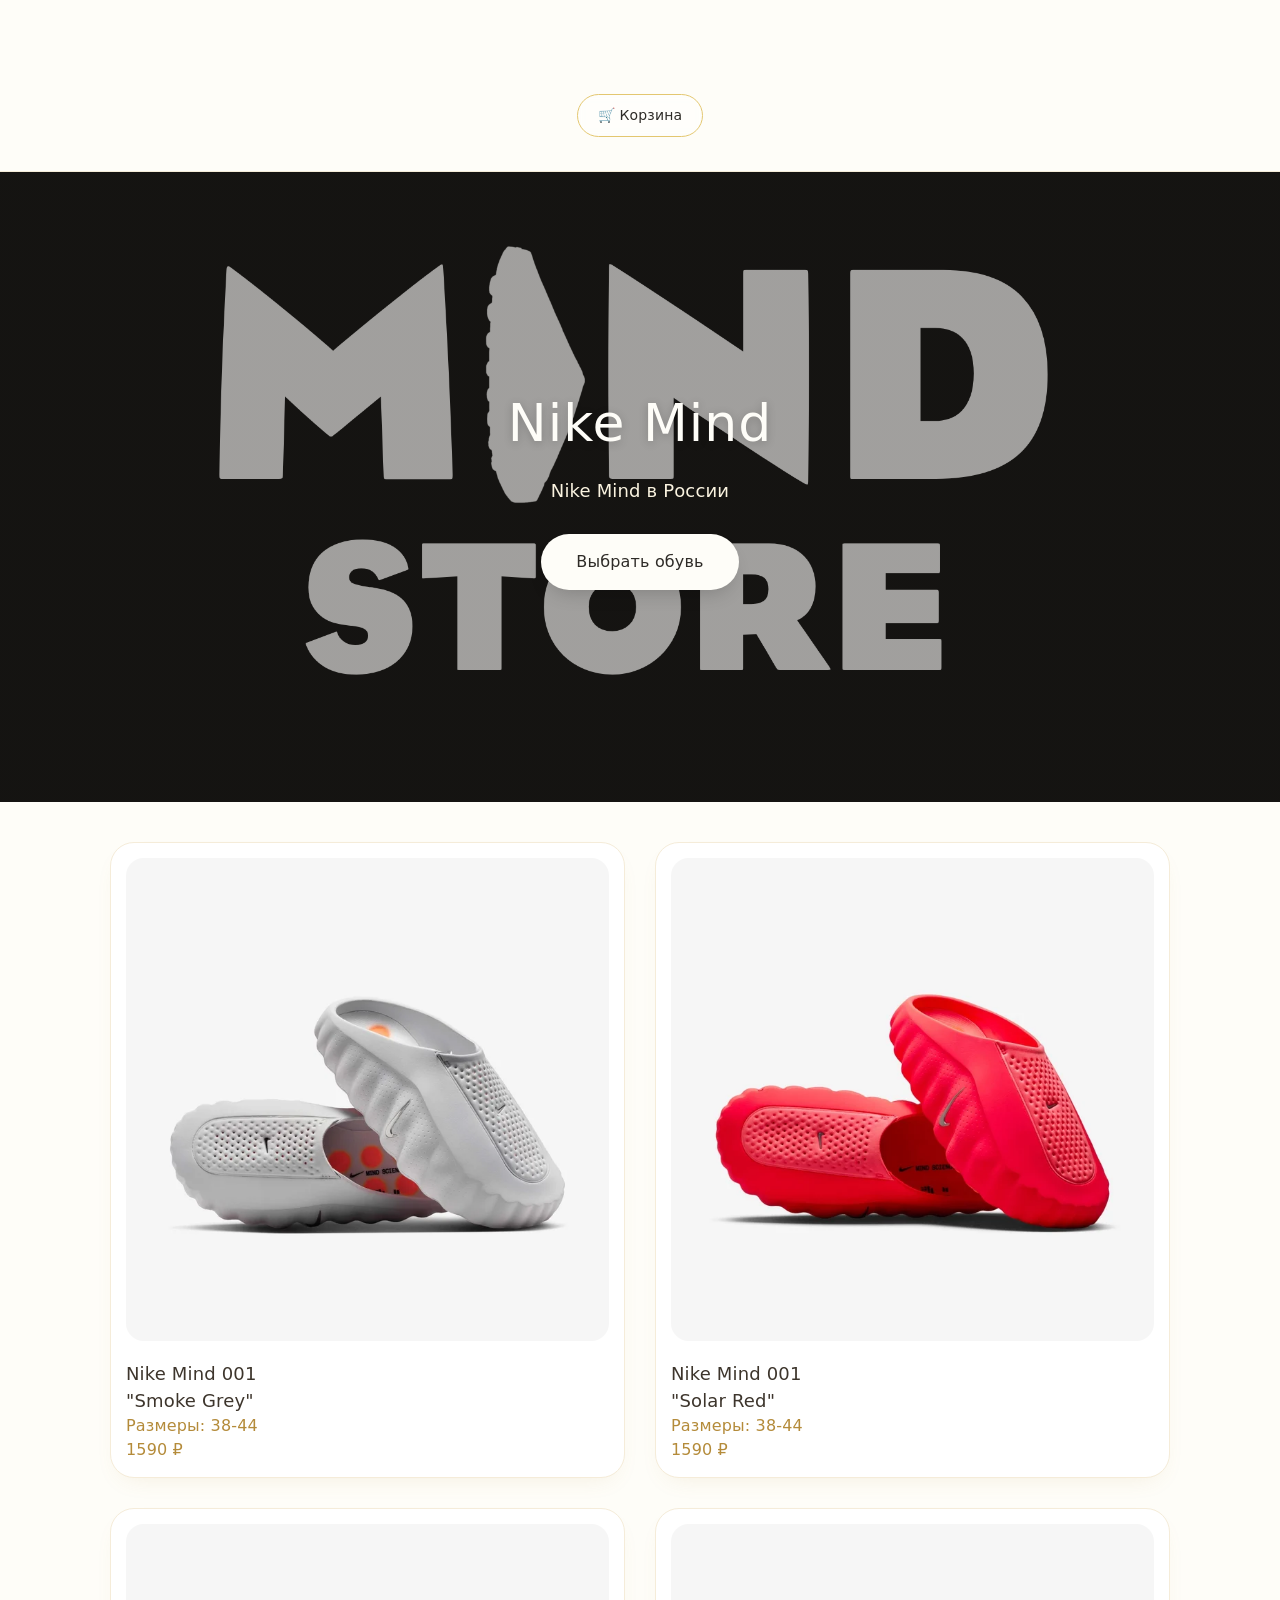
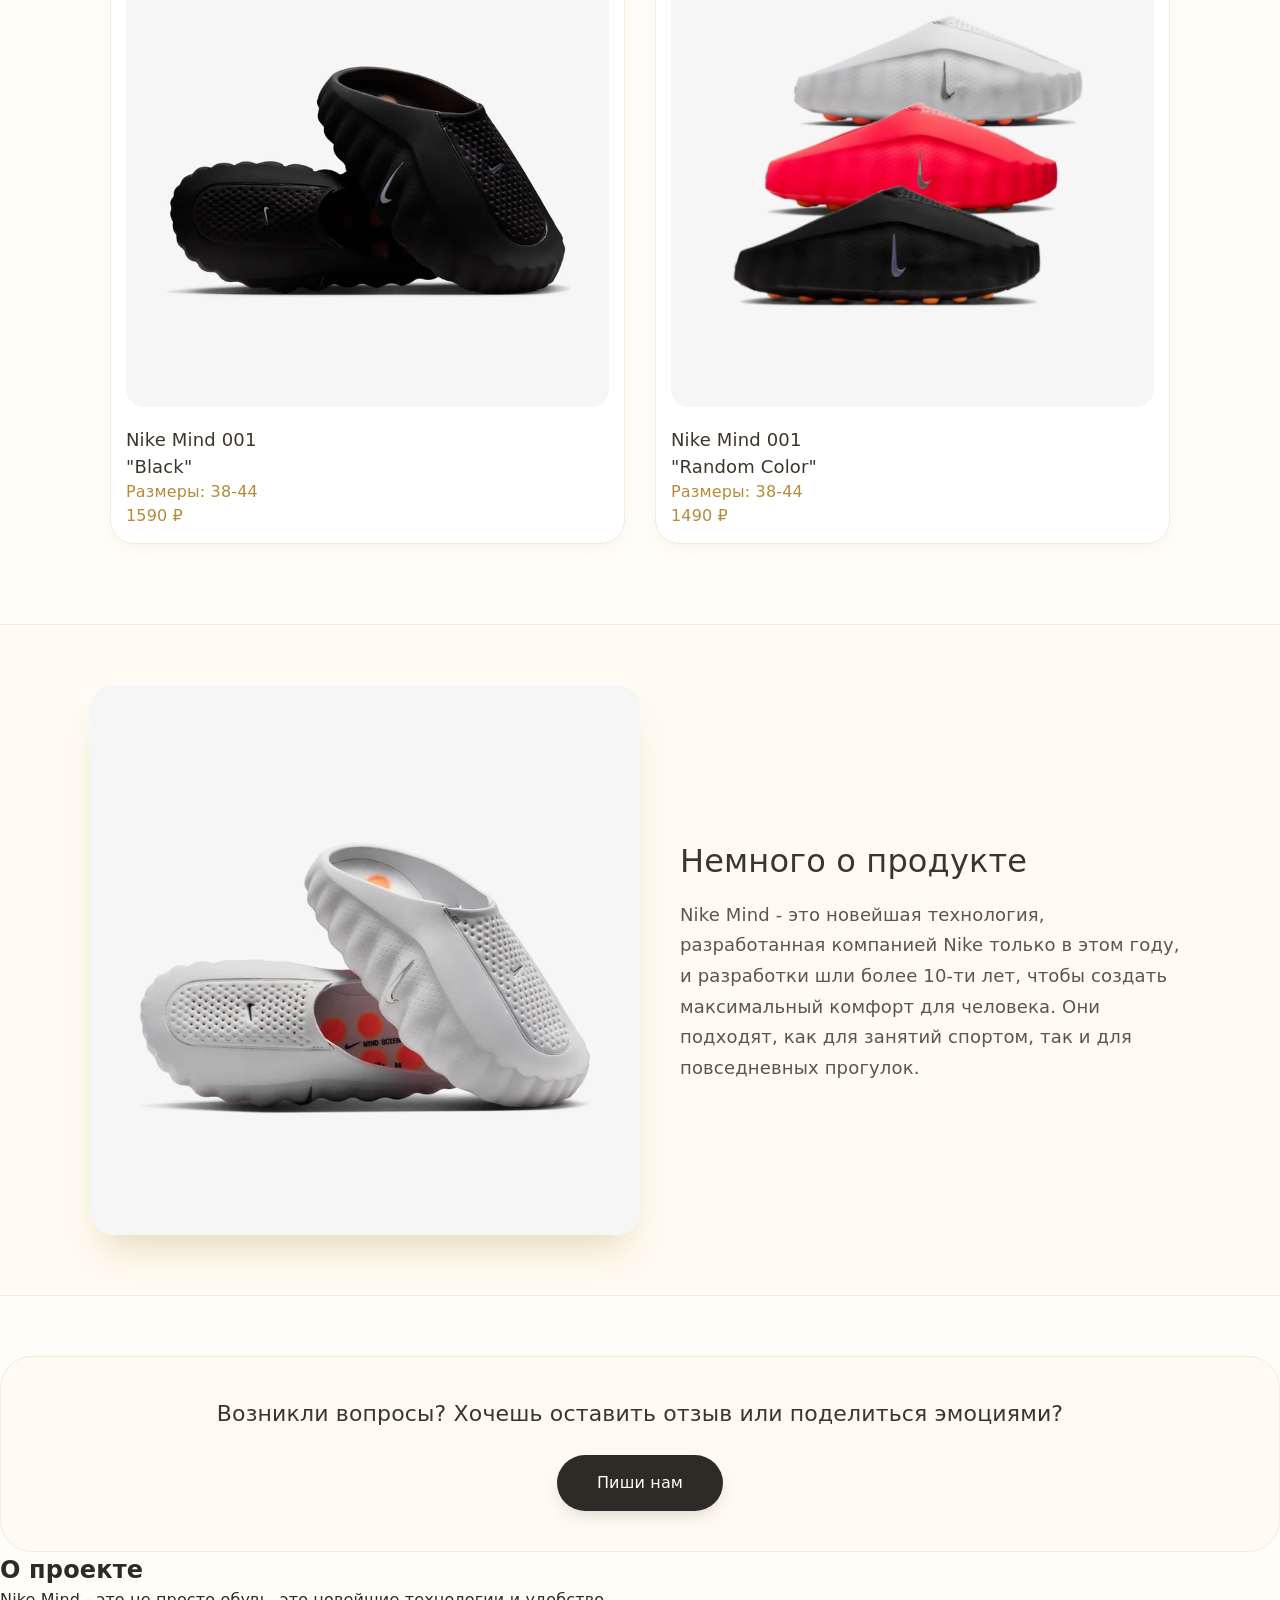
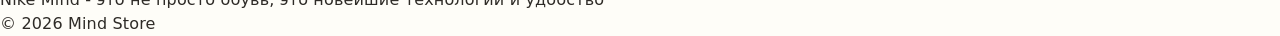
<file: index.html>
﻿<!DOCTYPE html>
<html lang="ru">
<head>
  <meta charset="UTF-8">
  <title>Mind Store - Магазин Nike Mind в России</title>
  <meta name="description" content="Nike Mind — Mind game>
  <meta name="viewport" content="width=device-width, initial-scale=1.0">

  <link rel="stylesheet" href="style.css">
</head>
<body>

<header class="header">
  <div class="header-inner">

    <a href="cart.html" class="cart-btn">
      🛒 Корзина
    </a>
  </div>
</header>


<section class="hero">
  <div class="hero-content">
    <h2>Nike Mind</h2>
    <p>Nike Mind в России</p>
    <a href="#products" class="hero-btn">Выбрать обувь</a>
  </div>
</section>


<main id="products">


  <div class="products">

    <a href="product-gray.html" class="product-card">
      <img src="images/gray-1.jpg" alt="Gray">
      <h3>Nike Mind 001 <br>"Smoke Grey"</h3>
      <p>Размеры: 38-44</p>
      <p> 1590 ₽</p>
    </a>

    <a href="product-red.html" class="product-card">
      <img src="images/red-1.jpg" alt="Red">
      <h3>Nike Mind 001 <br>"Solar Red"</h3>
      <p>Размеры: 38-44</p>
      <p> 1590 ₽</p>
    </a>
    
    <a href="product-black.html" class="product-card">
      <img src="images/black-1.jpg" alt="Black">
      <h3>Nike Mind 001 <br>"Black"</h3>
      <p>Размеры: 38-44</p>
      <p> 1590 ₽</p>
    </a>

    <a href="product-random.html" class="product-card">
      <img src="images/random-1.jpg" alt="Random">
      <h3>Nike Mind 001 <br>"Random Color"</h3>
      <p>Размеры: 38-44</p>
      <p> 1490 ₽</p>
    </a>

  </div>
</main>


  </div>
</section>


<script src="script.js"></script>

<section class="bottom-block">
  <div class="bottom-inner">

    <img src="images/bottom.jpg" alt="Nike Mind">

    <div class="bottom-text">
      <h2>Немного о продукте</h2>
      <p>
        Nike Mind - это новейшая технология, разработанная компанией Nike только в этом году, и разработки шли более 10-ти лет, чтобы создать максимальный комфорт для человека. Они подходят, как для занятий спортом, так и для повседневных прогулок.
      </p>
    </div>

  </div>
</section>


<section class="contact-cta">
  <p>
    Возникли вопросы? Хочешь оставить отзыв или поделиться эмоциями?
  </p>

  <a href="https://t.me/managerstore_ru" class="contact-btn" target="_blank">
    Пиши нам
  </a>
</section>

<section class="about">
  <h2>О проекте</h2>
  <p>
     Nike Mind - это не просто обувь, это новейшие технологии и удобство
  </p>
</section>

<footer class="footer">
  <p>© 2026 Mind Store</p>

</footer>

</body>
</html>
</file>
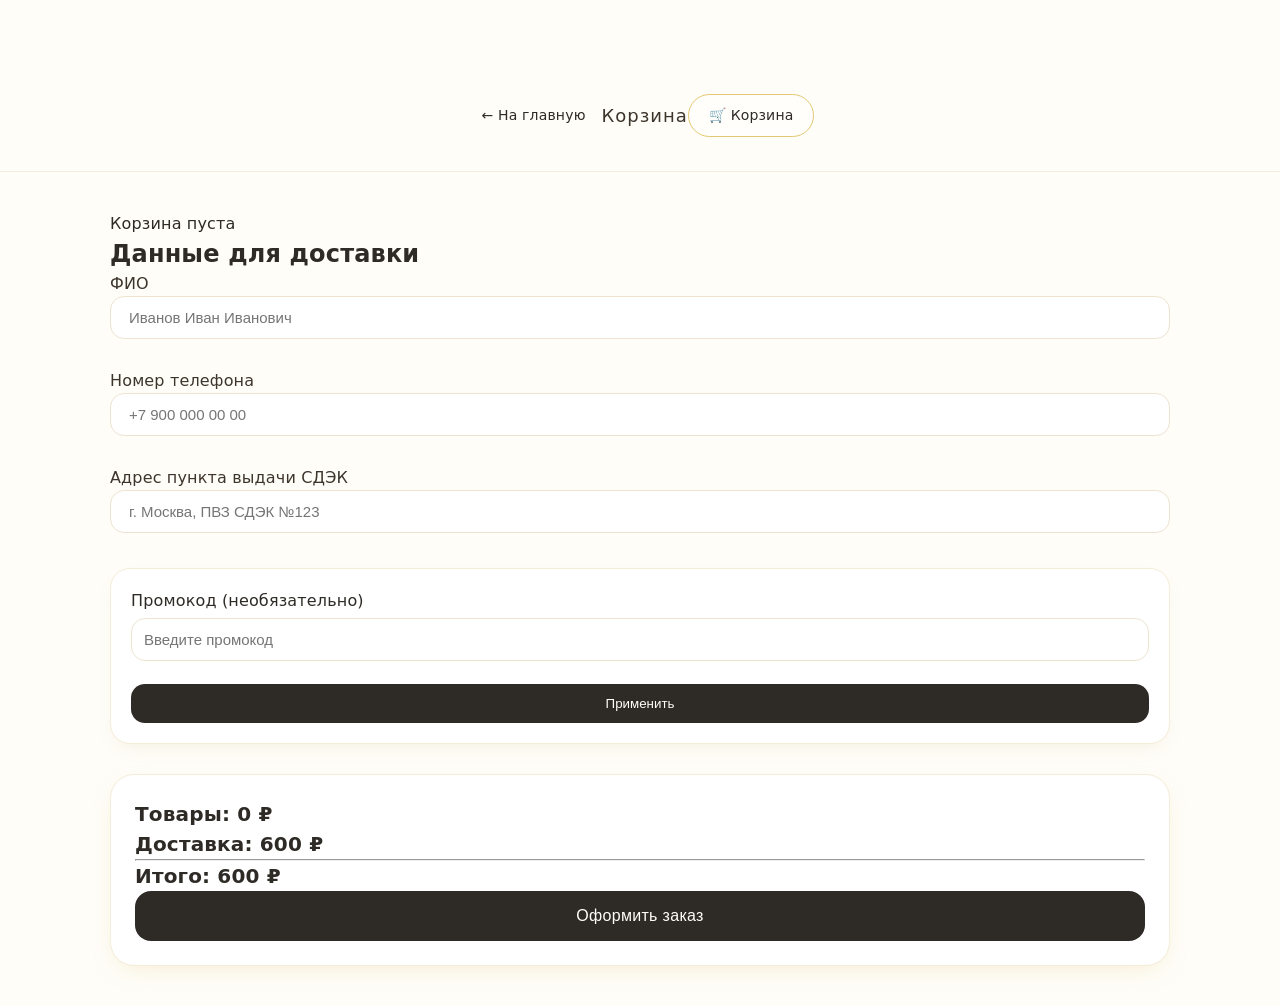
<file: cart.html>
<!DOCTYPE html>
<html lang="ru">
<head>
  <meta charset="UTF-8">
  <title>Корзина</title>
  <title>Корзина — Secret Jersey</title>
  <meta name="viewport" content="width=device-width, initial-scale=1.0">
  <link rel="stylesheet" href="style.css">
</head>
<body>

<header class="header">
  <div class="header-inner">

    <a href="index.html" class="back-btn">
      ← На главную
    </a>

    <h1>Корзина</h1>

    <a href="cart.html" class="cart-btn">
      🛒 Корзина
    </a>

  </div>
</header>

<main class="cart">
  <div id="cart-items"></div>

  <h2>Данные для доставки</h2>

  <div class="delivery">

    <label>
      ФИО
      <input type="text" id="name" placeholder="Иванов Иван Иванович">
    </label>

    <label>
      Номер телефона
      <input type="tel" id="phone" placeholder="+7 900 000 00 00">
    </label>

    <label>
      Адрес пункта выдачи СДЭК
      <input type="text" id="address" placeholder="г. Москва, ПВЗ СДЭК №123">
    </label>

    </p>

  </div>

  <div class="promo-block">
  <label for="promo">Промокод (необязательно)</label>
  <input type="text" id="promo" placeholder="Введите промокод">
  <button type="button" id="apply-promo">Применить</button>
  <p id="promo-message"></p>
</div>


<div class="cart-total">
  <p>Товары: <span id="products-price">0</span> ₽</p>
  <p>Доставка: <span id="delivery-price">600</span> ₽</p>
  <hr>
  <p class="total">
    Итого: <span id="total-price">0</span> ₽
  </p>

  <button class="buy" id="go-payment">Оформить заказ</button>
</div>


</main>

<script src="cart.js"></script>
</body>
</html>
</file>
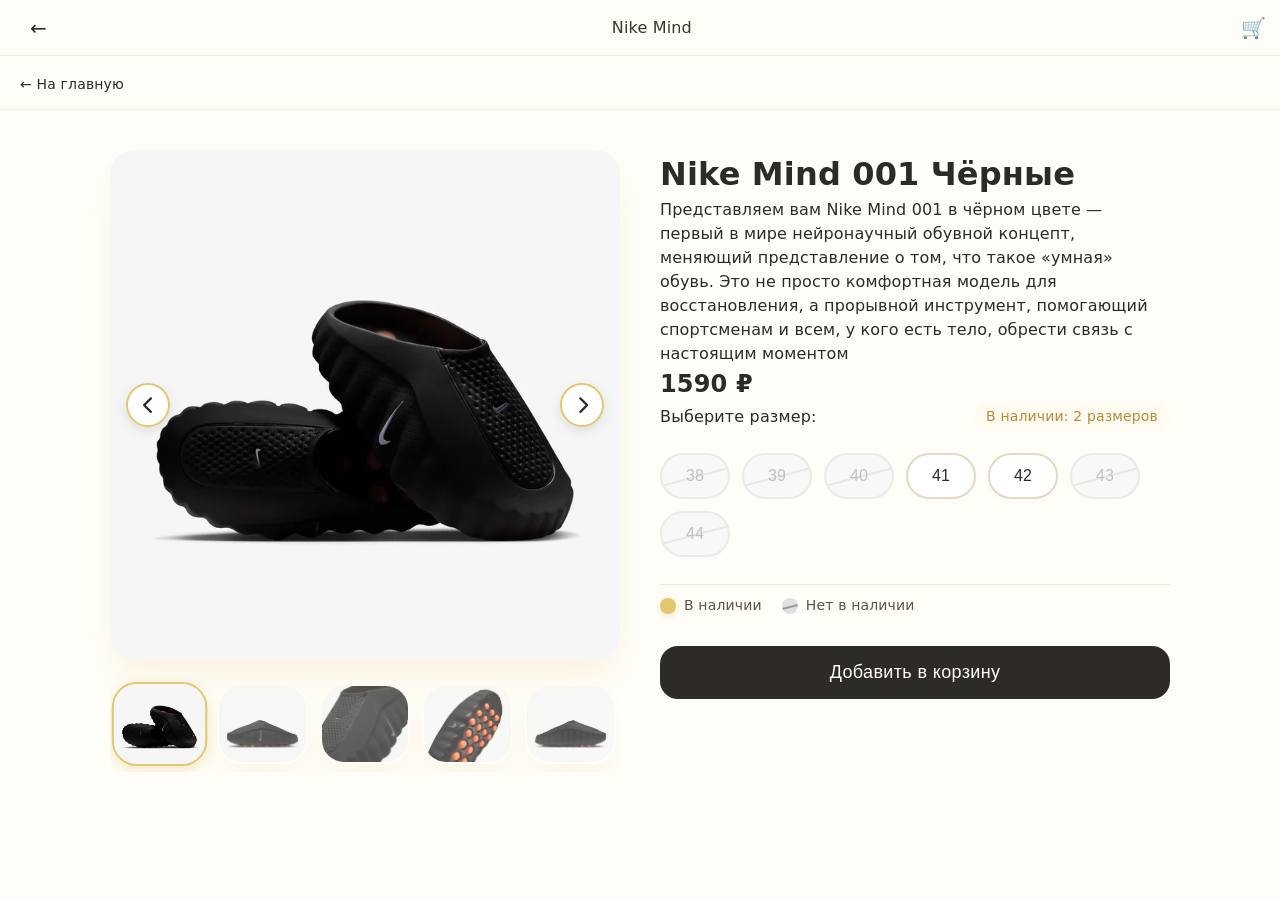
<file: product-black.html>
<!DOCTYPE html>
<html lang="ru">
<head>
  <meta charset="UTF-8">
  <title>Nike Mind - новые технологии</title>
  <meta name="viewport" content="width=device-width, initial-scale=1.0">
  <link rel="stylesheet" href="style.css">
  <!-- Добавляем Font Awesome для иконок стрелок -->
  <link rel="stylesheet" href="https://cdnjs.cloudflare.com/ajax/libs/font-awesome/6.0.0/css/all.min.css">
</head>
<body>

<header class="header">
  <a href="index.html">← На главную</a>
</header>

<header class="mini-header">
  <a href="index.html" class="back-btn">←</a>
  <span class="header-title">Nike Mind</span>
  <a href="cart.html" class="cart-link">🛒</a>
</header>

<main class="product">

  <div class="product-gallery">
    <!-- Основное изображение -->
    <div class="gallery-main">
      <img src="images/black-1.jpg" alt="Nike Mind Black" class="main-image" id="mainImage">
      
      <!-- Кнопки навигации -->
      <button class="gallery-nav prev" onclick="changeImage(-1)">
        <i class="fas fa-chevron-left"></i>
      </button>
      <button class="gallery-nav next" onclick="changeImage(1)">
        <i class="fas fa-chevron-right"></i>
      </button>
    </div>

    <!-- Миниатюры -->
    <div class="gallery-thumbnails">
      <img src="images/black-1.jpg" alt="Thumb 1" class="thumbnail active" onclick="setImage(0)">
      <img src="images/black-2.jpg" alt="Thumb 2" class="thumbnail" onclick="setImage(1)">
      <img src="images/black-3.jpg" alt="Thumb 3" class="thumbnail" onclick="setImage(2)">
      <img src="images/black-4.jpg" alt="Thumb 4" class="thumbnail" onclick="setImage(3)">
      <img src="images/black-5.jpg" alt="Thumb 5" class="thumbnail" onclick="setImage(4)">
    </div>
  </div>

  <div class="product-info">
    <h1>Nike Mind 001 Чёрные</h1>

    <p class="product-description">
      Представляем вам Nike Mind 001 в чёрном цвете — первый в мире нейронаучный обувной концепт, меняющий представление о том, что такое «умная» обувь. Это не просто комфортная модель для восстановления, а прорывной инструмент, помогающий спортсменам и всем, у кого есть тело, обрести связь с настоящим моментом
    </p>

    <p class="new-price">1590 ₽</p>

    <div class="sizes">
  <div class="sizes-header">
    <p>Выберите размер:</p>
    <span class="sizes-count" id="sizesCount">Загрузка...</span>
  </div>
  
  <button class="size">38</button>
  <button class="size">39</button>
  <button class="size">40</button>
  <button class="size">41</button>
  <button class="size">42</button>
  <button class="size">43</button>
  <button class="size">44</button>
</div>

    <div id="cart-controls">
      <button id="add-to-cart" class="buy">Добавить в корзину</button>
    </div>
  </div>

</main>

<script src="product-gallery.js"></script>
<script src="script.js"></script>
<script src="sizes.js"></script>
<script src="script.js"></script>
</body>
</html>
</file>
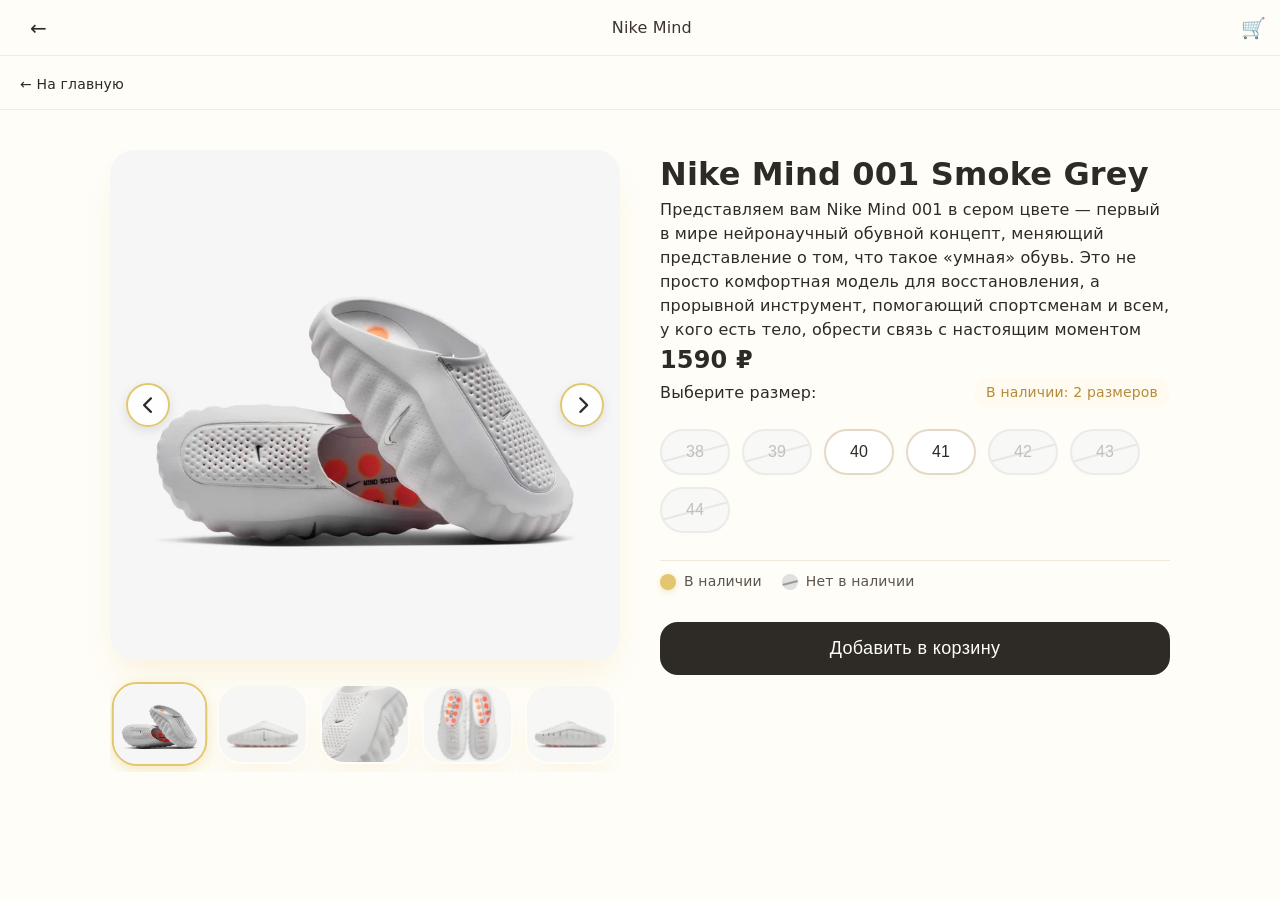
<file: product-gray.html>
﻿<!DOCTYPE html>
<html lang="ru">
<head>
  <meta charset="UTF-8">
  <title>Nike Mind - новые технологии</title>
  <meta name="viewport" content="width=device-width, initial-scale=1.0">
  <link rel="stylesheet" href="style.css">
  <!-- Добавляем Font Awesome для иконок стрелок -->
  <link rel="stylesheet" href="https://cdnjs.cloudflare.com/ajax/libs/font-awesome/6.0.0/css/all.min.css">
</head>
<body>

<header class="header">
  <a href="index.html">← На главную</a>
</header>

<header class="mini-header">
  <a href="index.html" class="back-btn">←</a>
  <span class="header-title">Nike Mind</span>
  <a href="cart.html" class="cart-link">🛒</a>
</header>

<main class="product">

  <div class="product-gallery">
    <!-- Основное изображение -->
    <div class="gallery-main">
      <img src="images/gray-1.jpg" alt="Nike Mind Gray" class="main-image" id="mainImage">
      
      <!-- Кнопки навигации -->
      <button class="gallery-nav prev" onclick="changeImage(-1)">
        <i class="fas fa-chevron-left"></i>
      </button>
      <button class="gallery-nav next" onclick="changeImage(1)">
        <i class="fas fa-chevron-right"></i>
      </button>
    </div>

    <!-- Миниатюры -->
    <div class="gallery-thumbnails">
      <img src="images/gray-1.jpg" alt="Thumb 1" class="thumbnail active" onclick="setImage(0)">
      <img src="images/gray-2.jpg" alt="Thumb 2" class="thumbnail" onclick="setImage(1)">
      <img src="images/gray-3.jpg" alt="Thumb 3" class="thumbnail" onclick="setImage(2)">
      <img src="images/gray-4.jpg" alt="Thumb 4" class="thumbnail" onclick="setImage(3)">
      <img src="images/gray-5.jpg" alt="Thumb 5" class="thumbnail" onclick="setImage(4)">
    </div>
  </div>

  <div class="product-info">
    <h1>Nike Mind 001 Smoke Grey</h1>

    <p class="product-description">
      Представляем вам Nike Mind 001 в сером цвете — первый в мире нейронаучный обувной концепт, меняющий представление о том, что такое «умная» обувь. Это не просто комфортная модель для восстановления, а прорывной инструмент, помогающий спортсменам и всем, у кого есть тело, обрести связь с настоящим моментом
    </p>

    <p class="new-price">1590 ₽</p>

    <div class="sizes">
  <div class="sizes-header">
    <p>Выберите размер:</p>
    <span class="sizes-count" id="sizesCount">Загрузка...</span>
  </div>
  
  <button class="size">38</button>
  <button class="size">39</button>
  <button class="size">40</button>
  <button class="size">41</button>
  <button class="size">42</button>
  <button class="size">43</button>
  <button class="size">44</button>
</div>

    <div id="cart-controls">
      <button id="add-to-cart" class="buy">Добавить в корзину</button>
    </div>
  </div>

</main>

<script src="product-gallery.js"></script>
<script src="script.js"></script>
<script src="sizes.js"></script>
<script src="script.js"></script>
</body>
</html>
</file>
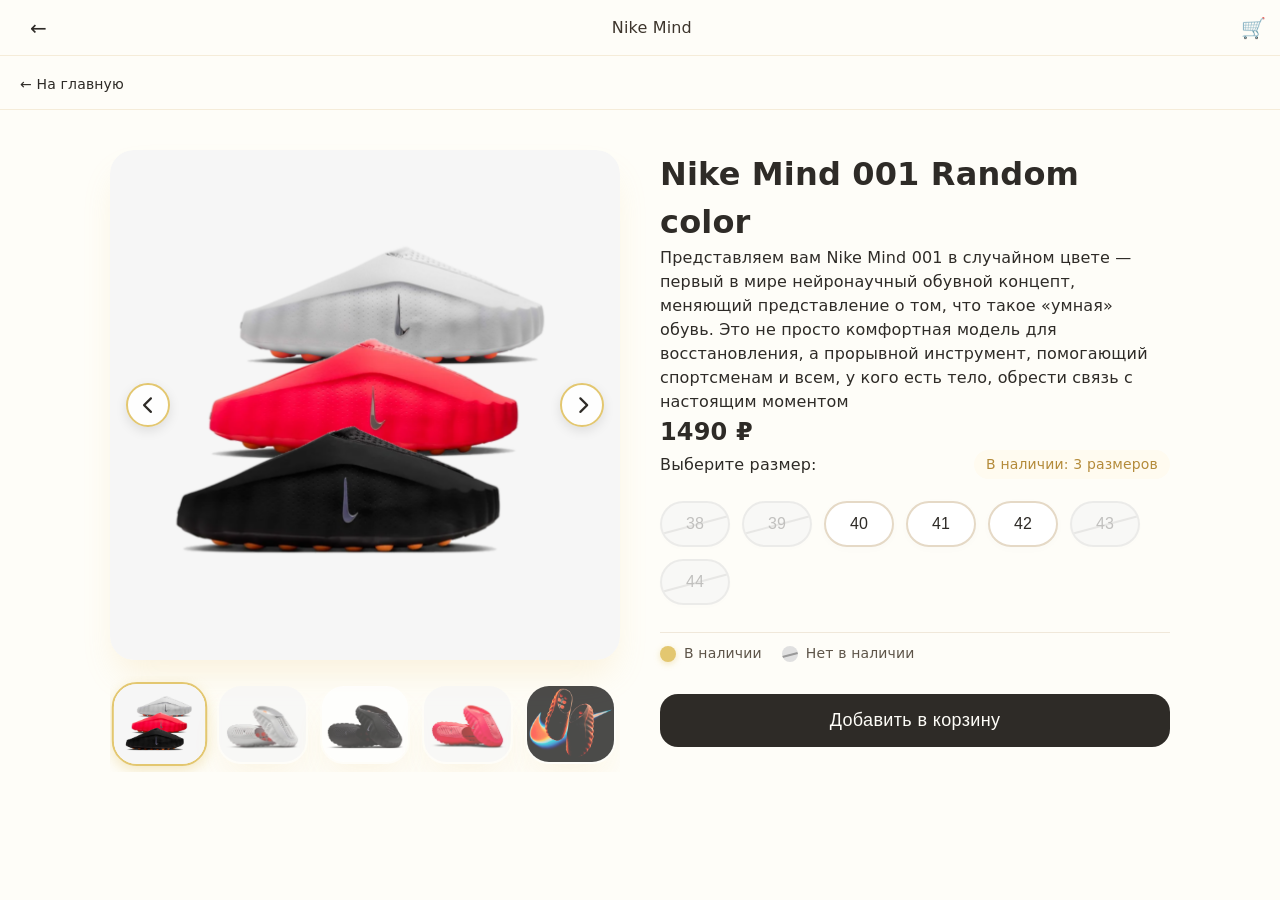
<file: product-random.html>
<!DOCTYPE html>
<html lang="ru">
<head>
  <meta charset="UTF-8">
  <title>Nike Mind - новые технологии</title>
  <meta name="viewport" content="width=device-width, initial-scale=1.0">
  <link rel="stylesheet" href="style.css">
  <!-- Добавляем Font Awesome для иконок стрелок -->
  <link rel="stylesheet" href="https://cdnjs.cloudflare.com/ajax/libs/font-awesome/6.0.0/css/all.min.css">
</head>
<body>

<header class="header">
  <a href="index.html">← На главную</a>
</header>

<header class="mini-header">
  <a href="index.html" class="back-btn">←</a>
  <span class="header-title">Nike Mind</span>
  <a href="cart.html" class="cart-link">🛒</a>
</header>

<main class="product">

  <div class="product-gallery">
    <!-- Основное изображение -->
    <div class="gallery-main">
      <img src="images/random-1.jpg" alt="Nike Mind Random" class="main-image" id="mainImage">
      
      <!-- Кнопки навигации -->
      <button class="gallery-nav prev" onclick="changeImage(-1)">
        <i class="fas fa-chevron-left"></i>
      </button>
      <button class="gallery-nav next" onclick="changeImage(1)">
        <i class="fas fa-chevron-right"></i>
      </button>
    </div>

    <!-- Миниатюры -->
    <div class="gallery-thumbnails">
      <img src="images/random-1.jpg" alt="Thumb 1" class="thumbnail active" onclick="setImage(0)">
      <img src="images/random-2.jpg" alt="Thumb 2" class="thumbnail" onclick="setImage(1)">
      <img src="images/random-3.jpg" alt="Thumb 3" class="thumbnail" onclick="setImage(2)">
      <img src="images/random-4.jpg" alt="Thumb 4" class="thumbnail" onclick="setImage(3)">
      <img src="images/random-5.jpg" alt="Thumb 5" class="thumbnail" onclick="setImage(4)">
    </div>
  </div>

  <div class="product-info">
    <h1>Nike Mind 001 Random color</h1>

    <p class="product-description">
      Представляем вам Nike Mind 001 в случайном цвете — первый в мире нейронаучный обувной концепт, меняющий представление о том, что такое «умная» обувь. Это не просто комфортная модель для восстановления, а прорывной инструмент, помогающий спортсменам и всем, у кого есть тело, обрести связь с настоящим моментом
    </p>

    <p class="new-price">1490 ₽</p>

    <div class="sizes">
  <div class="sizes-header">
    <p>Выберите размер:</p>
    <span class="sizes-count" id="sizesCount">Загрузка...</span>
  </div>
  
  <button class="size">38</button>
  <button class="size">39</button>
  <button class="size">40</button>
  <button class="size">41</button>
  <button class="size">42</button>
  <button class="size">43</button>
  <button class="size">44</button>
</div>

    <div id="cart-controls">
      <button id="add-to-cart" class="buy">Добавить в корзину</button>
    </div>
  </div>

</main>

<script src="product-gallery.js"></script>
<script src="script.js"></script>
<script src="sizes.js"></script>
<script src="script.js"></script>
</body>
</html>
</file>
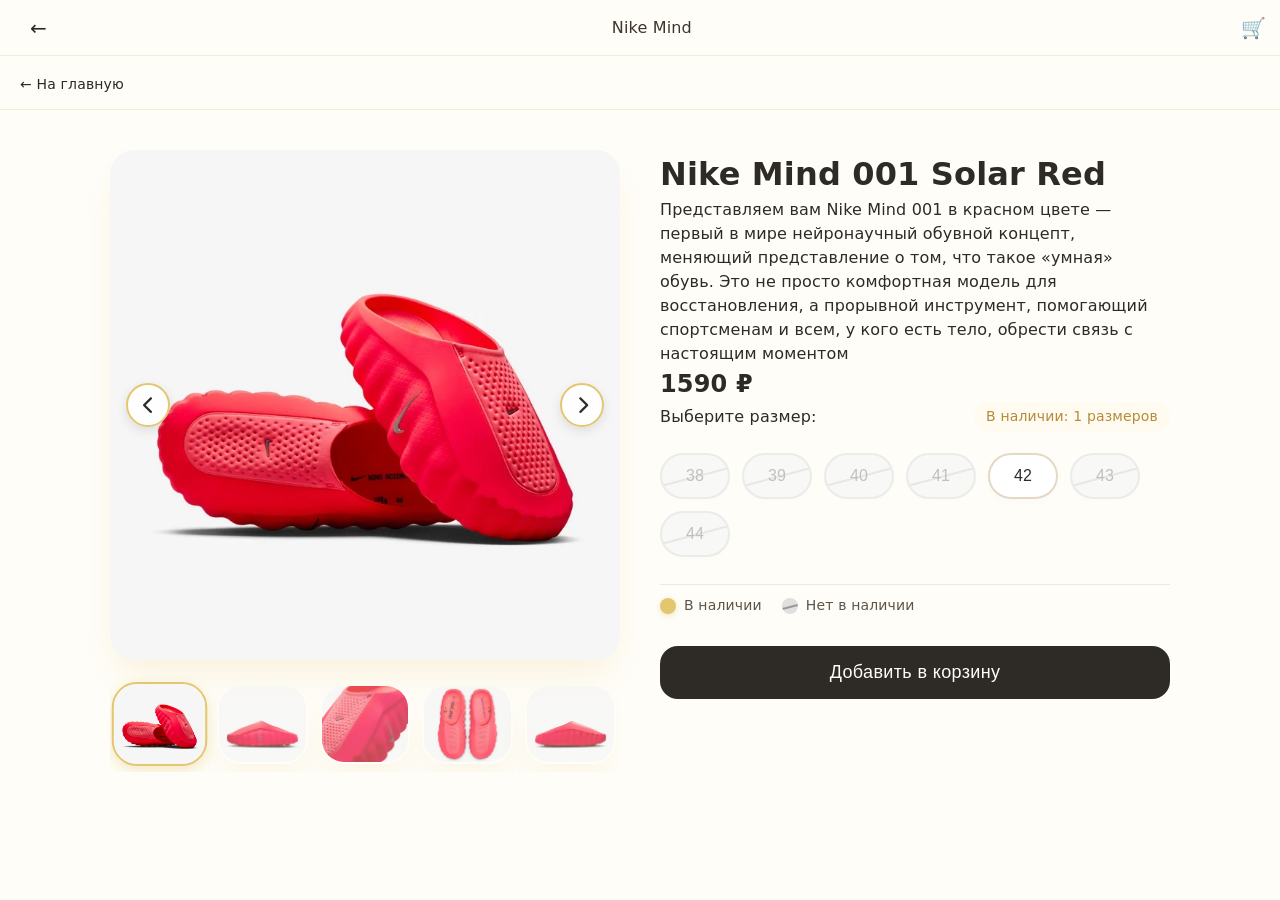
<file: product-red.html>
﻿<!DOCTYPE html>
<html lang="ru">
<head>
  <meta charset="UTF-8">
  <title>Nike Mind - новые технологии</title>
  <meta name="viewport" content="width=device-width, initial-scale=1.0">
  <link rel="stylesheet" href="style.css">
  <!-- Добавляем Font Awesome для иконок стрелок -->
  <link rel="stylesheet" href="https://cdnjs.cloudflare.com/ajax/libs/font-awesome/6.0.0/css/all.min.css">
</head>
<body>

<header class="header">
  <a href="index.html">← На главную</a>
</header>

<header class="mini-header">
  <a href="index.html" class="back-btn">←</a>
  <span class="header-title">Nike Mind</span>
  <a href="cart.html" class="cart-link">🛒</a>
</header>

<main class="product">

  <div class="product-gallery">
    <!-- Основное изображение -->
    <div class="gallery-main">
      <img src="images/red-1.jpg" alt="Nike Mind Red" class="main-image" id="mainImage">
      
      <!-- Кнопки навигации -->
      <button class="gallery-nav prev" onclick="changeImage(-1)">
        <i class="fas fa-chevron-left"></i>
      </button>
      <button class="gallery-nav next" onclick="changeImage(1)">
        <i class="fas fa-chevron-right"></i>
      </button>
    </div>

    <!-- Миниатюры -->
    <div class="gallery-thumbnails">
      <img src="images/red-1.jpg" alt="Thumb 1" class="thumbnail active" onclick="setImage(0)">
      <img src="images/red-2.jpg" alt="Thumb 2" class="thumbnail" onclick="setImage(1)">
      <img src="images/red-3.jpg" alt="Thumb 3" class="thumbnail" onclick="setImage(2)">
      <img src="images/red-4.jpg" alt="Thumb 4" class="thumbnail" onclick="setImage(3)">
      <img src="images/red-5.jpg" alt="Thumb 5" class="thumbnail" onclick="setImage(4)">
    </div>
  </div>

  <div class="product-info">
    <h1>Nike Mind 001 Solar Red</h1>

    <p class="product-description">
      Представляем вам Nike Mind 001 в красном цвете — первый в мире нейронаучный обувной концепт, меняющий представление о том, что такое «умная» обувь. Это не просто комфортная модель для восстановления, а прорывной инструмент, помогающий спортсменам и всем, у кого есть тело, обрести связь с настоящим моментом
    </p>

    <p class="new-price">1590 ₽</p>

    <div class="sizes">
  <div class="sizes-header">
    <p>Выберите размер:</p>
    <span class="sizes-count" id="sizesCount">Загрузка...</span>
  </div>
  
  <button class="size">38</button>
  <button class="size">39</button>
  <button class="size">40</button>
  <button class="size">41</button>
  <button class="size">42</button>
  <button class="size">43</button>
  <button class="size">44</button>
</div>

    <div id="cart-controls">
      <button id="add-to-cart" class="buy">Добавить в корзину</button>
    </div>
  </div>

</main>

<script src="product-gallery.js"></script>
<script src="script.js"></script>
<script src="sizes.js"></script>
<script src="script.js"></script>
</body>
</html>
</file>
<file: style.css>
﻿* {
  box-sizing: border-box;
  margin: 0;
  padding: 0;
}

body {
  font-family: 'Inter', 'Helvetica Neue', system-ui, -apple-system, BlinkMacSystemFont, sans-serif;
  background: #fefdf8;
  color: #2e2b27;
  line-height: 1.5;
  letter-spacing: 0.01em;
}

a {
  color: inherit;
  text-decoration: none;
}

.header {
  position: sticky;
  top: 0;
  background: rgba(254, 253, 248, 0.85);
  backdrop-filter: blur(12px);
  -webkit-backdrop-filter: blur(12px);
  border-bottom: 1px solid rgba(243, 228, 183, 0.5);
  z-index: 1000;
}

.header h1 {
  font-size: 24px;
  letter-spacing: 1px;
  font-weight: 500;
  color: #3d352c;
}

main {
  max-width: 1100px;
  margin: 40px auto;
  padding: 0 20px;
}

.product {
  display: grid;
  grid-template-columns: 1fr 1fr;
  gap: 40px;
}

.product img {
  width: 100%;
  border-radius: 24px;
  box-shadow: 0 20px 35px -8px rgba(233, 196, 106, 0.2);
  transition: transform 0.5s ease, box-shadow 0.4s ease;
}

.product img:hover {
  transform: scale(1.01);
  box-shadow: 0 25px 40px -8px rgba(222, 184, 92, 0.3);
}

.product-info h2 {
  font-size: 28px;
  margin-bottom: 10px;
  font-weight: 500;
  color: #3d352c;
}

.price {
  font-size: 22px;
  font-weight: 500;
  margin-bottom: 20px;
  color: #b48b3a;
}

.sizes {
  display: flex;
  gap: 10px;
  border-radius: 30px;
  margin-bottom: 20px;
  flex-wrap: wrap;
}

.size {
  padding: 12px 20px;
  border: 1px solid #e5d9c6;
  border-radius: 40px;
  background: none;
  cursor: pointer;
  font-weight: 500;
  color: #3d352c;
  transition: all 0.2s ease;
  background: white;
  min-width: 60px;
  box-shadow: 0 2px 6px rgba(0,0,0,0.02);
}

.size:hover {
  border-color: #e3c770;
  background: #fffbf0;
}

.size.active {
  background: #e3c770;
  border-color: #dba959;
  color: #2e2b27;
  font-weight: 600;
  box-shadow: 0 4px 10px rgba(227, 199, 112, 0.3);
}

input {
  width: 100%;
  padding: 12px 18px;
  border: 1px solid #ede3d0;
  border-radius: 14px;
  margin-bottom: 15px;
  background: white;
  font-size: 15px;
  transition: border 0.2s, box-shadow 0.2s;
}

input:focus {
  outline: none;
  border-color: #e3c770;
  box-shadow: 0 0 0 3px rgba(227, 199, 112, 0.15);
}

.buy {
  width: 100%;
  padding: 16px;
  background: #2e2b27;
  color: #fefdf8;
  border: none;
  border-radius: 16px;
  font-size: 16px;
  font-weight: 500;
  cursor: pointer;
  transition: all 0.3s ease;
  letter-spacing: 0.02em;
}

.buy:hover {
  background: #4a4139;
  transform: translateY(-2px);
  box-shadow: 0 12px 20px -10px rgba(46, 43, 39, 0.3);
}

.size-table {
  margin-top: 30px;
  width: 100%;
  border-collapse: collapse;
}

.size-table th,
.size-table td {
  padding: 12px;
  border-bottom: 1px solid #f0e8da;
  text-align: center;
}

.size-table th {
  font-weight: 600;
  color: #b48b3a;
  background: #fffbf2;
}

.cart-item {
  display: flex;
  gap: 20px;
  margin-bottom: 25px;
  background: white;
  padding: 18px;
  border-radius: 24px;
  box-shadow: 0 8px 20px -6px rgba(233, 196, 106, 0.15);
  border: 1px solid #f5ecd9;
}

.cart-item img {
  width: 100px;
  height: 100px;
  object-fit: cover;
  border-radius: 18px;
}

.cart-info h3 {
  margin-bottom: 5px;
  font-weight: 500;
  color: #3d352c;
}

.unwanted {
  font-size: 13px;
  color: #b48b3a;
  background: #fffbf0;
  padding: 4px 10px;
  border-radius: 30px;
  display: inline-block;
  margin-top: 4px;
}

.remove-btn {
  margin-top: 10px;
  padding: 8px 16px;
  background: #2e2b27;
  color: #fefdf8;
  border: none;
  border-radius: 12px;
  cursor: pointer;
  transition: all 0.2s ease;
  font-size: 14px;
}

.remove-btn:hover {
  background: #b48b3a;
  transform: scale(0.98);
}

.delivery label {
  display: block;
  margin-bottom: 15px;
  font-weight: 500;
  color: #3d352c;
}

.cart-total {
  margin-top: 30px;
  font-size: 20px;
  font-weight: 600;
  background: white;
  padding: 24px;
  border-radius: 24px;
  box-shadow: 0 8px 25px -8px rgba(222, 184, 92, 0.25);
  border: 1px solid #f5ecd9;
}

.measure-modal {
  display: none;
  position: fixed;
  inset: 0;
  background: rgba(46, 43, 39, 0.5);
  backdrop-filter: blur(4px);
}

.measure-content {
  background: #fefdf8;
  max-width: 400px;
  margin: 120px auto;
  padding: 30px;
  border-radius: 32px;
  box-shadow: 0 40px 60px -20px rgba(46, 43, 39, 0.4);
}

.product-img {
  width: 300px;
  height: auto;
  border-radius: 24px;
}

.product-img {
   display: grid;
   gap: 500px;
   flex-wrap: wrap;
}

.product-img {
    flex: 0 0 200px;
    border: 1px solid #e5d9c6;
    padding: 10px;
    text-align: center;
}

.products-img {
    display: flex;
    justify-content: space-between;
    align-items: flex-start;
    padding: 20px;
}

.product-img {
    width: 45%;
    border: 1px solid #e5d9c6;
    border-radius: 10px;
    padding: 15px;
    text-align: center;
    background-color: #fff;
}

.product-img {
    width: 40%;
    height: auto;
    border-radius: 8px;
}

.product-img button {
    margin-top: 10px;
    padding: 8px 12px;
    border: none;
    background-color: #e3c770;
    color: #2e2b27;
    border-radius: 5px;
    cursor: pointer;
}

.products {
  display: grid;
  grid-template-columns: repeat(2, 1fr);
  gap: 30px;
}

.product-card {
  border-radius: 24px;
  overflow: hidden;
  cursor: pointer;
  background: white;
  padding: 15px;
  transition: all 0.4s ease;
  border: 1px solid #f5ecd9;
  box-shadow: 0 10px 25px -12px rgba(180, 139, 58, 0.15);
}

.product-card img {
  width: 100%;
  border-radius: 18px;
  transition: transform 0.5s ease;
}

.product-card h3 {
  margin-top: 12px;
  font-size: 18px;
  font-weight: 500;
  color: #3d352c;
}

.product-card p {
  font-size: 16px;
  color: #b48b3a;
  font-weight: 500;
}

.product-card:hover {
  transform: translateY(-6px);
  box-shadow: 0 25px 35px -14px rgba(180, 139, 58, 0.3);
  border-color: #e3c770;
}

.product-card:hover img {
  transform: scale(1.04);
}

@media (max-width: 768px) {
  .products {
    grid-template-columns: 1fr;
  }
}

/* ===== HERO ===== */
.hero {
  height: 70vh;
  display: flex;
  align-items: center;
  justify-content: center;
  text-align: center;
  background: linear-gradient(
    rgba(46, 43, 39, 0.45),
    rgba(46, 43, 39, 0.45)
  ),
  url("images/hero.jpg") center / cover no-repeat;
  color: #fefdf8;
  padding: 20px;
}

.hero-content h2 {
  font-size: 52px;
  margin-bottom: 15px;
  letter-spacing: 1px;
  font-weight: 500;
  text-shadow: 0 2px 10px rgba(0,0,0,0.2);
}

.hero-content p {
  font-size: 18px;
  margin-bottom: 30px;
  color: #faf3e0;
}

.hero-btn {
  display: inline-block;
  padding: 16px 35px;
  background: #fefdf8;
  color: #2e2b27;
  border-radius: 40px;
  font-weight: 500;
  transition: 0.3s;
  box-shadow: 0 10px 20px -8px rgba(0,0,0,0.2);
}

.hero-btn:hover {
  background: #e3c770;
  color: #2e2b27;
  transform: translateY(-2px);
  box-shadow: 0 15px 25px -8px #b48b3a;
}

.header-inner {
  max-width: 1100px;
  margin: 0 auto;
  padding: 20px;
  display: flex;
  align-items: center;
  justify-content: space-between;
}

.cart-btn {
  padding: 10px 20px;
  border: 1px solid #e3c770;
  border-radius: 40px;
  font-size: 14px;
  transition: 0.3s;
  color: #2e2b27;
  background: rgba(255,255,255,0.5);
  backdrop-filter: blur(4px);
}

.cart-btn:hover {
  background: #e3c770;
  color: #2e2b27;
  border-color: #dba959;
  box-shadow: 0 8px 15px -6px rgba(227, 199, 112, 0.5);
}

/* ===== BACK BUTTON ===== */
.back-btn {
  font-size: 14px;
  color: #2e2b27;
  padding: 8px 16px;
  border-radius: 40px;
  transition: 0.3s;
  white-space: nowrap;
}

.back-btn:hover {
  background: #e3c770;
  color: #2e2b27;
  box-shadow: 0 4px 10px rgba(227, 199, 112, 0.3);
}

/* ===== BOTTOM BLOCK ===== */
.bottom-block {
  margin-top: 80px;
  padding: 60px 20px;
  background: #fffbf2;
  border-top: 1px solid #f5ecd9;
  border-bottom: 1px solid #f5ecd9;
}

.bottom-inner {
  max-width: 1100px;
  margin: 0 auto;
  display: flex;
  align-items: center;
  gap: 40px;
}

.bottom-inner img {
  width: 50%;
  border-radius: 24px;
  box-shadow: 0 25px 35px -14px rgba(180, 139, 58, 0.3);
}

.bottom-text {
  width: 50%;
}

.bottom-text h2 {
  font-size: 32px;
  margin-bottom: 15px;
  font-weight: 500;
  color: #3d352c;
}

.bottom-text p {
  font-size: 18px;
  line-height: 1.7;
  color: #5e5549;
}

/* 📱 мобильная версия */
@media (max-width: 768px) {
  .bottom-inner {
    flex-direction: column;
  }

  .bottom-inner img,
  .bottom-text {
    width: 100%;
  }
}

/* ===== MOBILE VERSION (MAIN PAGE) ===== */
@media (max-width: 768px) {

  .header-inner {
    padding: 15px;
  }

  .header-inner h1 {
    font-size: 20px;
  }

  .products {
    flex-direction: column;
    gap: 25px;
    padding: 0 15px;
  }

  .product-card {
    width: 100%;
  }

  .product-card img {
    width: 100%;
    height: auto;
    border-radius: 18px;
  }

  button,
  .cart-btn,
  .back-btn {
    width: 100%;
    min-height: 48px;
    font-size: 16px;
  }

  .bottom-inner {
    flex-direction: column;
    gap: 20px;
  }

  .bottom-inner img,
  .bottom-text {
    width: 100%;
  }

  .bottom-text h2 {
    font-size: 24px;
  }

  .bottom-text p {
    font-size: 16px;
  }

  .contact-cta p {
    font-size: 16px;
  }
}

/* ===== MOBILE PRODUCT PAGE (FIXED) ===== */
@media (max-width: 768px) {

  .product-image,
  .product-info {
    padding: 0 15px;
  }

  .product-img {
    width: 100%;
    max-width: 320px;
    height: auto;
    border-radius: 20px;
    margin-bottom: 20px;
    margin-left: auto;
    margin-right: auto;
  }

  .product-info h1 {
    font-size: 24px;
    margin-bottom: 10px;
    font-weight: 500;
  }

  .product-description {
    font-size: 15px;
    line-height: 1.6;
    margin-bottom: 15px;
    color: #5e5549;
  }

  .price {
    font-size: 22px;
    margin-bottom: 20px;
    font-weight: 600;
    color: #b48b3a;
  }

  .sizes {
    margin-bottom: 25px;
  }

  .sizes p {
    margin-bottom: 10px;
  }

  .sizes .size {
    width: auto;
    min-width: 60px;
    padding: 10px 16px;
    border-radius: 40px;
    font-size: 14px;
  }

  .size-table-wrapper {
    overflow-x: auto;
    margin-bottom: 25px;
  }

  .size-table {
    width: 100%;
    font-size: 13px;
  }

  .unwanted-clubs input {
    width: 100%;
    min-height: 44px;
    font-size: 14px;
    margin-top: 8px;
  }

  .buy {
    width: 100%;
    min-height: 50px;
    font-size: 16px;
    border-radius: 30px;
    margin-top: 20px;
  }
}

/* ===== MOBILE CART PAGE ===== */
@media (max-width: 768px) {

  .cart {
    padding: 0 15px;
  }

  .cart-item {
    display: flex;
    gap: 15px;
    margin-bottom: 20px;
    padding: 15px;
  }

  .cart-item img {
    width: 80px;
    height: 80px;
    object-fit: cover;
    border-radius: 12px;
  }

  .cart-info {
    flex: 1;
  }

  .cart-info h3 {
    font-size: 16px;
    margin-bottom: 5px;
  }

  .cart-info p {
    font-size: 14px;
    margin-bottom: 4px;
  }

  .delivery label {
    display: block;
    margin-bottom: 15px;
  }

  .delivery input {
    width: 100%;
    min-height: 44px;
    font-size: 14px;
  }

  .delivery-note {
    font-size: 13px;
  }

  .cart-total {
    margin-top: 25px;
  }

  .cart-total p {
    font-size: 18px;
    margin-bottom: 15px;
  }

  .buy {
    width: 100%;
    min-height: 50px;
    font-size: 16px;
    border-radius: 30px;
  }
}

.mini-header {
  position: fixed;
  top: 0;
  left: 0;
  width: 100%;
  height: 56px;
  background: rgba(254, 253, 248, 0.85);
  backdrop-filter: blur(10px);
  -webkit-backdrop-filter: blur(10px);
  border-bottom: 1px solid #f5ecd9;
  display: flex;
  align-items: center;
  justify-content: space-between;
  padding: 0 14px;
  z-index: 1000;
}

.mini-header a {
  text-decoration: none;
  color: #2e2b27;
  font-size: 20px;
  transition: color 0.2s;
}

.mini-header a:hover {
  color: #b48b3a;
}

.header-title {
  font-weight: 500;
  font-size: 16px;
  color: #3d352c;
}

body {
  padding-top: 60px;
}

/* ===== PAYMENT PAGE ===== */

.payment-page {
  max-width: 420px;
  margin: 0 auto;
  padding: 20px 16px 40px;
}

.payment-page h2 {
  text-align: center;
  font-size: 24px;
  margin-bottom: 16px;
  font-weight: 500;
  color: #3d352c;
}

.payment-box {
  background: white;
  border-radius: 24px;
  padding: 22px;
  box-shadow: 0 15px 30px -12px rgba(180, 139, 58, 0.15);
  margin-bottom: 16px;
  border: 1px solid #f5ecd9;
}

.payment-box p {
  margin: 8px 0;
  font-size: 15px;
  color: #5e5549;
}

.payment-timer {
  background: #fff5e6;
  color: #b48b3a;
  border-radius: 18px;
  padding: 12px;
  text-align: center;
  font-weight: 600;
  margin-bottom: 16px;
  border: 1px solid #f5dbb1;
}

.qr-box {
  margin-top: 16px;
  text-align: center;
}

.qr-box img {
  width: 220px;
  max-width: 100%;
  border-radius: 14px;
  box-shadow: 0 8px 20px rgba(0,0,0,0.08);
}

.qr-box p {
  margin-top: 8px;
  font-size: 14px;
  color: #b48b3a;
}

.pay-done {
  width: 100%;
  margin-top: 16px;
  padding: 16px;
  border: none;
  border-radius: 18px;
  background: #2e2b27;
  color: #fefdf8;
  font-size: 16px;
  font-weight: 500;
  cursor: pointer;
  transition: all 0.2s ease;
}

.pay-done:active {
  transform: scale(0.98);
}

.pay-done:disabled {
  background: #c9c3b8;
  cursor: not-allowed;
}

.payment-note {
  font-size: 13px;
  color: #b48b3a;
  text-align: center;
  margin-top: 10px;
}

/* ===== АНИМАЦИЯ ТОВАРОВ НА ГЛАВНОЙ ===== */

.product-card {
  background: white;
  border-radius: 24px;
  padding: 15px;
  transition: all 0.4s ease;
  cursor: pointer;
}

.product-card img {
  width: 100%;
  border-radius: 18px;
  transition: transform 0.5s ease;
}

.product-card:hover {
  transform: translateY(-8px);
  box-shadow: 0 25px 35px -14px rgba(180, 139, 58, 0.3);
}

.product-card:hover img {
  transform: scale(1.06);
}

.product-card::after {
  content: "";
  position: absolute;
  inset: 0;
  border-radius: 24px;
  background: rgba(227, 199, 112, 0.03);
  opacity: 0;
  transition: opacity 0.4s;
}

.product-card:hover::after {
  opacity: 1;
}

/* ===== БЛОК СВЯЗИ ===== */

.contact-cta {
  margin-top: 60px;
  padding: 40px 20px;
  background: #fffbf2;
  border-radius: 32px;
  text-align: center;
  border: 1px solid #f5ecd9;
}

.contact-cta p {
  font-size: 22px;
  margin-bottom: 25px;
  line-height: 1.5;
  color: #3d352c;
}

.contact-btn {
  display: inline-block;
  padding: 16px 40px;
  background: #2e2b27;
  color: #fefdf8;
  border-radius: 40px;
  text-decoration: none;
  font-weight: 500;
  transition: all 0.3s ease;
  box-shadow: 0 8px 18px -6px rgba(46, 43, 39, 0.2);
}

.contact-btn:hover {
  transform: translateY(-3px);
  background: #b48b3a;
  box-shadow: 0 15px 25px -10px #b48b3a;
}

/* ===== КОЛИЧЕСТВО ТОВАРА ===== */

.quantity-control {
  margin-top: 20px;
}

.qty-box {
  display: flex;
  align-items: center;
  gap: 15px;
}

.qty-btn {
  width: 44px;
  height: 44px;
  border-radius: 50%;
  border: none;
  background: #2e2b27;
  color: #fefdf8;
  font-size: 22px;
  cursor: pointer;
  transition: all 0.2s;
  display: flex;
  align-items: center;
  justify-content: center;
}

.qty-btn:hover {
  background: #b48b3a;
  transform: scale(1.05);
}

.qty-value {
  font-size: 20px;
  min-width: 30px;
  text-align: center;
  font-weight: 500;
  color: #3d352c;
}

.add-to-cart {
  width: 100%;
  padding: 16px;
  border-radius: 30px;
  border: none;
  background: #2e2b27;
  color: #fefdf8;
  font-size: 16px;
  font-weight: 500;
  cursor: pointer;
  transition: all 0.3s;
}

.add-to-cart:hover {
  background: #b48b3a;
  transform: translateY(-2px);
  box-shadow: 0 12px 20px -10px #b48b3a;
}

/* =========================
   PAYMENT PAGE
========================= */

.payment {
  max-width: 480px;
  margin: 0 auto;
  padding: 20px 16px 40px;
}

.payment-card {
  background: white;
  border-radius: 24px;
  padding: 24px;
  margin-bottom: 16px;
  box-shadow: 0 12px 25px -12px rgba(180, 139, 58, 0.15);
  border: 1px solid #f5ecd9;
}

.payment-card h2,
.payment-card h3 {
  margin-bottom: 12px;
  font-size: 20px;
  font-weight: 500;
  color: #3d352c;
}

.payment-total {
  font-size: 32px;
  font-weight: 600;
  text-align: center;
  margin: 15px 0;
  color: #b48b3a;
}

.payment-timer {
  text-align: center;
  font-size: 15px;
  color: #5e5549;
}

#payment-timer {
  font-weight: 600;
  color: #b48b3a;
}

.payment-card p {
  font-size: 15px;
  margin: 8px 0;
  color: #5e5549;
}

.payment-note {
  margin-top: 12px;
  font-size: 14px;
  color: #b48b3a;
  text-align: center;
}

.paid-btn,
#paid-btn {
  width: 100%;
  background: #2e2b27;
  color: #fefdf8;
  border: none;
  border-radius: 18px;
  padding: 18px;
  font-size: 16px;
  font-weight: 500;
  cursor: pointer;
  transition: all 0.3s ease;
  letter-spacing: 0.02em;
}

#paid-btn:hover {
  background: #b48b3a;
  transform: translateY(-2px);
  box-shadow: 0 15px 25px -10px #b48b3a;
}

#paid-btn:disabled {
  background: #c9c3b8;
  cursor: not-allowed;
  transform: none;
}

.success-banner {
  position: fixed;
  top: -60px;
  left: 0;
  right: 0;
  background: #e3c770;
  color: #2e2b27;
  text-align: center;
  padding: 16px;
  font-size: 15px;
  font-weight: 600;
  transition: top 0.4s ease;
  z-index: 9999;
  box-shadow: 0 8px 15px rgba(227, 199, 112, 0.3);
}

.success-banner.show {
  top: 0;
}

.header {
  display: flex;
  align-items: center;
  gap: 10px;
  padding: 14px 20px;
  border-bottom: 1px solid #f5ecd9;
  background: rgba(254, 253, 248, 0.9);
  backdrop-filter: blur(10px);
}

.header a {
  text-decoration: none;
  color: #2e2b27;
  font-size: 14px;
  font-weight: 500;
  transition: color 0.2s;
}

.header a:hover {
  color: #b48b3a;
}

.header h1 {
  font-size: 18px;
  font-weight: 500;
  margin: 0 auto;
  color: #3d352c;
}

@media (max-width: 480px) {
  .payment {
    padding: 16px 12px 32px;
  }

  .payment-total {
    font-size: 28px;
  }
}

/* ===== PAYMENT SUCCESS ===== */

.payment-success {
  min-height: 70vh;
  display: flex;
  flex-direction: column;
  justify-content: center;
  align-items: center;
  text-align: center;
  padding: 20px;
}

.payment-success.hidden {
  display: none;
}

.success-text {
  font-size: 16px;
  line-height: 1.6;
  margin-bottom: 30px;
  color: #5e5549;
  max-width: 420px;
}

.back-home-btn {
  display: block;
  width: 100%;
  max-width: 320px;
  background: #2e2b27;
  color: #fefdf8;
  text-decoration: none;
  padding: 18px;
  border-radius: 18px;
  font-size: 16px;
  font-weight: 500;
  transition: all 0.3s ease;
  box-shadow: 0 10px 20px -8px rgba(46, 43, 39, 0.2);
}

.back-home-btn:hover {
  background: #b48b3a;
  transform: translateY(-2px);
  box-shadow: 0 15px 25px -10px #b48b3a;
}

.hidden {
  display: none;
}

.payment-success {
  text-align: center;
  padding: 60px 20px;
}

.payment-success h2 {
  font-size: 28px;
  margin-bottom: 20px;
  font-weight: 500;
  color: #3d352c;
}

.payment-success p {
  font-size: 16px;
  line-height: 1.6;
  margin-bottom: 40px;
  color: #5e5549;
}

.back-home-btn {
  display: inline-block;
  padding: 18px 40px;
  background: #2e2b27;
  color: #fefdf8;
  text-decoration: none;
  font-size: 16px;
  border-radius: 18px;
  transition: all 0.3s;
}

.back-home-btn:hover {
  background: #b48b3a;
  transform: translateY(-2px);
  box-shadow: 0 15px 25px -10px #b48b3a;
}

/* ============================= */
/* 📱 MOBILE VERSION */
/* ============================= */
@media (max-width: 768px) {

  body {
    font-size: 15px;
  }

  .container {
    padding: 12px;
  }

  h1, h2 {
    font-size: 22px;
  }

  button {
    font-size: 15px;
    padding: 14px;
    border-radius: 16px;
  }

  header {
    padding: 10px 14px;
  }

  header .logo {
    font-size: 20px;
  }

  header nav {
    display: none;
  }

  .mobile-header {
    display: flex;
    justify-content: space-between;
    align-items: center;
  }

  .products {
    display: grid;
    grid-template-columns: 1fr 1fr;
    gap: 12px;
  }

  .product-card {
    border-radius: 18px;
    padding: 10px;
  }

  .product-card img {
    height: 150px;
    object-fit: cover;
    border-radius: 14px;
  }

  .product-card h3 {
    font-size: 14px;
  }

  .product-card .price {
    font-size: 15px;
    font-weight: 600;
  }

  .product-card:hover {
    transform: none;
    box-shadow: none;
  }

  .product-page {
    display: block;
  }

  .product-img {
    width: 100%;
    max-height: 300px;
    object-fit: cover;
    border-radius: 18px;
    margin-bottom: 16px;
  }

  .sizes {
    display: flex;
    flex-wrap: wrap;
    gap: 8px;
  }

  .size {
    padding: 10px 16px;
    font-size: 14px;
    border-radius: 12px;
  }

  .add-to-cart,
  .qty-box {
    width: 100%;
  }

  .qty-box {
    display: flex;
    justify-content: space-between;
    align-items: center;
  }

  .qty-btn {
    width: 48px;
    height: 48px;
    font-size: 22px;
  }

  .cart-item {
    display: flex;
    gap: 10px;
    padding: 12px;
    border-radius: 18px;
  }

  .cart-item img {
    width: 80px;
    height: 80px;
    border-radius: 12px;
  }

  .cart-info h3 {
    font-size: 15px;
  }

  .cart-info p {
    font-size: 13px;
  }

  .remove-btn {
    margin-top: 6px;
    font-size: 13px;
    padding: 8px 12px;
  }

  .cart-summary {
    padding: 14px;
    border-radius: 18px;
  }

  .cart-summary p {
    font-size: 14px;
  }

  .cart-summary .total {
    font-size: 20px;
  }

  .payment {
    padding: 16px;
  }

  .payment-box {
    padding: 20px;
    border-radius: 20px;
  }

  #payment-total {
    font-size: 24px;
    margin: 10px 0;
  }

  #payment-timer {
    font-size: 18px;
    margin-bottom: 14px;
  }

  .payment-success {
    padding: 20px;
    text-align: center;
  }

  .payment-success h2 {
    font-size: 24px;
    margin-bottom: 14px;
  }

  .payment-success p {
    font-size: 15px;
    margin-bottom: 20px;
  }

  .payment-success .home-btn {
    font-size: 16px;
    padding: 16px;
    border-radius: 16px;
  }

  .fixed-bottom-btn {
    position: fixed;
    bottom: 12px;
    left: 12px;
    right: 12px;
    z-index: 100;
  }

}

/* ===== FIX IMAGE ON MOBILE ===== */
@media (max-width: 768px) {

  .product-image {
    width: 100%;
    display: flex;
    justify-content: center;
    margin-bottom: 20px;
  }

  .product-img {
    width: 100%;
    max-width: 320px;
    height: auto;
    display: block;
    object-fit: contain;
  }

}

/* ===== MOBILE PRODUCT LAYOUT ===== */
@media (max-width: 768px) {

  .product {
    display: flex;
    flex-direction: column;
  }

  .product-image {
    order: 1;
    width: 100%;
    margin-bottom: 20px;
  }

  .product-info {
    order: 2;
    width: 100%;
  }

}


/* ===== SIZE BUTTONS MOBILE FIX ===== */
@media (max-width: 768px) {

  .sizes {
    display: flex;
    flex-wrap: wrap;
    gap: 10px;
    margin-top: 10px;
  }

  .sizes .size {
    width: auto;
    min-width: 60px;
    padding: 10px 16px;
    border-radius: 40px;
    font-size: 14px;
    text-align: center;
  }

}

.seo-text {
  max-width: 900px;
  margin: 60px auto;
  font-size: 14px;
  color: #b48b3a;
  line-height: 1.6;
}

.promo-block {
  margin: 20px 0;
  background: white;
  padding: 20px;
  border-radius: 20px;
  box-shadow: 0 8px 20px -8px rgba(180, 139, 58, 0.15);
  border: 1px solid #f5ecd9;
}

.promo-block input {
  width: 100%;
  padding: 12px;
  margin-top: 5px;
  border-radius: 14px;
  border: 1px solid #ede3d0;
}

.promo-block button {
  margin-top: 8px;
  width: 100%;
  padding: 12px;
  background: #2e2b27;
  color: #fefdf8;
  border: none;
  border-radius: 14px;
  cursor: pointer;
  font-weight: 500;
  transition: all 0.3s;
}

.promo-block button:hover {
  background: #b48b3a;
  transform: translateY(-2px);
  box-shadow: 0 10px 20px -10px #b48b3a;
}

.qty-wrapper {
  display: flex;
  align-items: center;
  gap: 12px;
  margin-bottom: 12px;
}

.qty-btn {
  width: 44px;
  height: 44px;
  font-size: 22px;
  border-radius: 12px;
  border: none;
  background: #2e2b27;
  color: #fefdf8;
  transition: all 0.2s;
}

.qty-btn:hover {
  background: #b48b3a;
  transform: scale(1.05);
}

.qty-value {
  font-size: 20px;
  min-width: 24px;
  text-align: center;
  font-weight: 500;
  color: #3d352c;
}

.to-cart {
  width: 100%;
  padding: 14px;
  background: #e3c770;
  color: #2e2b27;
  border: none;
  border-radius: 14px;
  font-size: 16px;
  font-weight: 500;
  cursor: pointer;
  transition: all 0.3s;
}

.to-cart:hover {
  background: #b48b3a;
  transform: translateY(-2px);
  box-shadow: 0 10px 20px -10px #b48b3a;
  color: #fefdf8;
}

/* ===== КОНТРОЛЫ КОРЗИНЫ НА СТРАНИЦЕ ТОВАРА ===== */

#cart-controls {
  margin-top: 20px;
}

#add-to-cart,
#go-to-cart {
  width: 100%;
  padding: 16px;
  font-size: 18px;
  font-weight: 500;
  border-radius: 18px;
  border: none;
  cursor: pointer;
  transition: all 0.3s ease;
}

#add-to-cart {
  background: #2e2b27;
  color: #fefdf8;
}

#add-to-cart:hover {
  transform: translateY(-2px);
  background: #b48b3a;
  box-shadow: 0 15px 25px -10px #b48b3a;
}

.quantity-controls {
  display: flex;
  align-items: center;
  justify-content: space-between;
  gap: 12px;
  margin-bottom: 14px;
}

.quantity-controls button {
  width: 54px;
  height: 54px;
  border-radius: 16px;
  border: none;
  font-size: 26px;
  font-weight: 500;
  cursor: pointer;
  background: #fff3e0;
  transition: all 0.2s ease;
  color: #2e2b27;
}

.quantity-controls button:hover {
  background: #e3c770;
  transform: scale(1.05);
}

.quantity-controls span {
  flex: 1;
  text-align: center;
  font-size: 22px;
  font-weight: 500;
  color: #3d352c;
}

#go-to-cart {
  background: #e3c770;
  color: #2e2b27;
}

#go-to-cart:hover {
  background: #b48b3a;
  transform: translateY(-2px);
  box-shadow: 0 15px 25px -10px #b48b3a;
  color: #fefdf8;
}

@media (max-width: 768px) {
  #add-to-cart,
  #go-to-cart {
    font-size: 16px;
    padding: 14px;
  }

  .quantity-controls button {
    width: 48px;
    height: 48px;
    font-size: 22px;
  }

  .quantity-controls span {
    font-size: 20px;
  }
}

.price-block {
  display: flex;
  align-items: center;
  gap: 10px;
  margin: 10px 0;
}

.old-price {
  font-size: 16px;
  color: #b48b3a;
  text-decoration: line-through;
}

.new-price {
  font-size: 24px;
  font-weight: 600;
  color: #2e2b27;
}

.price-block {
  display: flex;
  align-items: center;
  gap: 10px;
  margin: 10px 0;
}

.old-price {
  font-size: 16px;
  color: #b48b3a;
  text-decoration: line-through;
}

.new-price {
  font-size: 24px;
  font-weight: 600;
  color: #2e2b27;
}

/* ===== PRODUCT GALLERY ===== */

.product-gallery {
  position: relative;
  width: 100%;
  max-width: 600px;
  margin: 0 auto;
}

.gallery-main {
  position: relative;
  width: 100%;
  border-radius: 24px;
  overflow: hidden;
  box-shadow: 0 20px 35px -8px rgba(233, 196, 106, 0.2);
  aspect-ratio: 1 / 1;
}

.main-image {
  width: 100%;
  height: 100%;
  object-fit: cover;
  transition: transform 0.3s ease;
}

.main-image:hover {
  transform: scale(1.02);
}

/* Кнопки навигации */
.gallery-nav {
  position: absolute;
  top: 50%;
  transform: translateY(-50%);
  width: 44px;
  height: 44px;
  border-radius: 50%;
  background: rgba(255, 255, 255, 0.9);
  border: 2px solid #e3c770;
  color: #2e2b27;
  cursor: pointer;
  display: flex;
  align-items: center;
  justify-content: center;
  font-size: 18px;
  transition: all 0.3s ease;
  z-index: 10;
  box-shadow: 0 4px 12px rgba(0, 0, 0, 0.1);
}

.gallery-nav:hover {
  background: #e3c770;
  color: #fff;
  transform: translateY(-50%) scale(1.1);
  box-shadow: 0 6px 16px rgba(227, 199, 112, 0.4);
}

.gallery-nav.prev {
  left: 16px;
}

.gallery-nav.next {
  right: 16px;
}

/* Миниатюры */
.gallery-thumbnails {
  display: flex;
  gap: 12px;
  margin-top: 16px;
  overflow-x: auto;
  padding: 8px 4px;
  scrollbar-width: thin;
  scrollbar-color: #e3c770 #f5ecd9;
}

.gallery-thumbnails::-webkit-scrollbar {
  height: 6px;
}

.gallery-thumbnails::-webkit-scrollbar-track {
  background: #f5ecd9;
  border-radius: 10px;
}

.gallery-thumbnails::-webkit-scrollbar-thumb {
  background: #e3c770;
  border-radius: 10px;
}

.gallery-thumbnails::-webkit-scrollbar-thumb:hover {
  background: #b48b3a;
}

.thumbnail {
  width: 80px;
  height: 80px;
  object-fit: cover;
  border-radius: 12px;
  cursor: pointer;
  transition: all 0.3s ease;
  border: 2px solid transparent;
  opacity: 0.7;
}

.thumbnail:hover {
  opacity: 1;
  transform: translateY(-2px);
  box-shadow: 0 8px 16px rgba(227, 199, 112, 0.3);
}

.thumbnail.active {
  border-color: #e3c770;
  opacity: 1;
  transform: scale(1.05);
  box-shadow: 0 4px 12px rgba(227, 199, 112, 0.4);
}

/* Анимация для смены изображений */
@keyframes fadeIn {
  from {
    opacity: 0.5;
    transform: scale(0.98);
  }
  to {
    opacity: 1;
    transform: scale(1);
  }
}

/* Мобильная адаптация */
@media (max-width: 768px) {
  .gallery-nav {
    width: 36px;
    height: 36px;
    font-size: 14px;
  }

  .gallery-nav.prev {
    left: 8px;
  }

  .gallery-nav.next {
    right: 8px;
  }

  .thumbnail {
    width: 60px;
    height: 60px;
  }

  .gallery-thumbnails {
    gap: 8px;
  }
}

/* Адаптация для планшетов */
@media (min-width: 769px) and (max-width: 1024px) {
  .product-gallery {
    max-width: 500px;
  }

  .thumbnail {
    width: 70px;
    height: 70px;
  }
}

/* Индикатор текущей позиции */
.gallery-counter {
  position: absolute;
  bottom: 16px;
  right: 16px;
  background: rgba(46, 43, 39, 0.7);
  color: #fefdf8;
  padding: 6px 12px;
  border-radius: 30px;
  font-size: 14px;
  font-weight: 500;
  backdrop-filter: blur(4px);
  z-index: 10;
}

/* Режим полноэкранного просмотра (опционально) */
.gallery-fullscreen-btn {
  position: absolute;
  top: 16px;
  right: 16px;
  width: 40px;
  height: 40px;
  border-radius: 50%;
  background: rgba(255, 255, 255, 0.9);
  border: 2px solid #e3c770;
  color: #2e2b27;
  cursor: pointer;
  display: flex;
  align-items: center;
  justify-content: center;
  font-size: 16px;
  transition: all 0.3s ease;
  z-index: 10;
}

.gallery-fullscreen-btn:hover {
  background: #e3c770;
  color: #fff;
  transform: scale(1.1);
}
/* ===== SIZE BUTTONS WITH AVAILABILITY ===== */

.sizes {
  display: flex;
  flex-wrap: wrap;
  gap: 12px;
  margin-bottom: 20px;
  position: relative;
}

.size {
  padding: 12px 20px;
  border: 2px solid #e5d9c6;
  border-radius: 40px;
  background: white;
  cursor: pointer;
  font-weight: 500;
  color: #2e2b27;
  transition: all 0.3s ease;
  min-width: 70px;
  font-size: 16px;
  box-shadow: 0 2px 8px rgba(0,0,0,0.02);
  position: relative;
  overflow: hidden;
}

/* Стиль для доступных размеров */
.size:not(.out-of-stock):hover {
  border-color: #e3c770;
  background: #fffbf0;
  transform: translateY(-2px);
  box-shadow: 0 8px 16px rgba(227, 199, 112, 0.2);
}

.size.active {
  background: #e3c770;
  border-color: #dba959;
  color: #2e2b27;
  font-weight: 600;
  box-shadow: 0 4px 12px rgba(227, 199, 112, 0.3);
}

/* Стиль для недоступных размеров */
.size.out-of-stock {
  background: #f5f5f5;
  border-color: #e0e0e0;
  color: #999;
  cursor: not-allowed;
  opacity: 0.6;
  position: relative;
  pointer-events: none; /* Запрещаем клики */
}

/* Добавляем диагональную линию для недоступных размеров */
.size.out-of-stock::before {
  content: "";
  position: absolute;
  top: 50%;
  left: 0;
  right: 0;
  height: 2px;
  background: rgba(153, 153, 153, 0.3);
  transform: rotate(-15deg);
  z-index: 1;
}

/* Легенда размеров */
.size-legend {
  display: flex;
  gap: 20px;
  margin-top: 15px;
  padding: 10px 0;
  border-top: 1px solid #f0e8da;
  width: 100%;
}

.legend-item {
  display: flex;
  align-items: center;
  gap: 8px;
  font-size: 14px;
  color: #5e5549;
}

.legend-dot {
  width: 16px;
  height: 16px;
  border-radius: 50%;
  display: inline-block;
}

.legend-dot.available {
  background: #e3c770;
  box-shadow: 0 2px 6px rgba(227, 199, 112, 0.4);
}

.legend-dot.unavailable {
  background: #e0e0e0;
  position: relative;
  overflow: hidden;
}

.legend-dot.unavailable::before {
  content: "";
  position: absolute;
  top: 50%;
  left: 0;
  right: 0;
  height: 2px;
  background: #999;
  transform: rotate(-15deg);
}

/* Сообщение о недоступности */
.size-unavailable-message {
  position: fixed;
  bottom: 20px;
  left: 50%;
  transform: translateX(-50%);
  background: #2e2b27;
  color: #fefdf8;
  padding: 12px 24px;
  border-radius: 50px;
  font-size: 14px;
  font-weight: 500;
  box-shadow: 0 10px 25px rgba(0,0,0,0.2);
  z-index: 1000;
  animation: slideUp 0.3s ease;
  border-left: 4px solid #e3c770;
}

.size-unavailable-message.fade-out {
  animation: fadeOut 0.3s ease forwards;
}

@keyframes slideUp {
  from {
    opacity: 0;
    transform: translate(-50%, 20px);
  }
  to {
    opacity: 1;
    transform: translate(-50%, 0);
  }
}

@keyframes fadeOut {
  from {
    opacity: 1;
    transform: translate(-50%, 0);
  }
  to {
    opacity: 0;
    transform: translate(-50%, -20px);
  }
}

/* Индикатор количества доступных размеров */
.sizes-header {
  display: flex;
  justify-content: space-between;
  align-items: center;
  width: 100%;
  margin-bottom: 10px;
}

.sizes-count {
  font-size: 14px;
  color: #b48b3a;
  background: #fffbf0;
  padding: 4px 12px;
  border-radius: 30px;
  font-weight: 500;
}

/* Анимация для кнопок размеров */
.size {
  animation: fadeIn 0.3s ease;
}

/* Мобильная адаптация */
@media (max-width: 768px) {
  .size {
    padding: 10px 16px;
    min-width: 60px;
    font-size: 14px;
  }
  
  .size-legend {
    gap: 15px;
    font-size: 13px;
  }
  
  .legend-dot {
    width: 14px;
    height: 14px;
  }
  
  .size-unavailable-message {
    width: 90%;
    text-align: center;
    font-size: 13px;
    padding: 10px 16px;
  }
}

/* Стили для активного размера (только если доступен) */
.size.active:not(.out-of-stock) {
  background: #e3c770;
  border-color: #dba959;
  transform: scale(1.05);
}

/* Добавляем подсказку при наведении на недоступный размер */
.size.out-of-stock::after {
  content: "Нет в наличии";
  position: absolute;
  bottom: 100%;
  left: 50%;
  transform: translateX(-50%);
  background: #2e2b27;
  color: #fefdf8;
  padding: 4px 8px;
  border-radius: 6px;
  font-size: 12px;
  white-space: nowrap;
  opacity: 0;
  visibility: hidden;
  transition: all 0.2s ease;
  pointer-events: none;
  z-index: 10;
  margin-bottom: 5px;
}

.size.out-of-stock:hover::after {
  opacity: 1;
  visibility: visible;
}

/* Статистика размеров */
.sizes-stats {
  margin-top: 15px;
  font-size: 13px;
  color: #5e5549;
  background: #fffbf0;
  padding: 8px 16px;
  border-radius: 30px;
  display: inline-block;
}

/* ===== QUANTITY MANAGEMENT STYLES ===== */

/* Индикатор количества на кнопке размера */
.size[data-quantity] {
  position: relative;
}

.size[data-quantity]::after {
  content: attr(data-quantity);
  position: absolute;
  top: -8px;
  right: -8px;
  background: #e3c770;
  color: #2e2b27;
  font-size: 12px;
  font-weight: 600;
  min-width: 22px;
  height: 22px;
  border-radius: 11px;
  display: flex;
  align-items: center;
  justify-content: center;
  padding: 0 4px;
  box-shadow: 0 2px 6px rgba(227, 199, 112, 0.4);
  border: 2px solid white;
  transition: all 0.2s ease;
}

.size[data-quantity]:hover::after {
  transform: scale(1.1);
  background: #b48b3a;
  color: #fefdf8;
}

/* Специальный стиль для размеров с малым количеством */
.size[data-quantity]:where([data-quantity="1"], [data-quantity="2"], [data-quantity="3"]) {
  border-color: #ffb74d;
  background: #fff3e0;
}

.size[data-quantity]:where([data-quantity="1"], [data-quantity="2"], [data-quantity="3"]):hover {
  background: #ffe0b2;
  border-color: #ff9800;
}

/* Легенда для малого количества */
.legend-dot.limited {
  background: #ffb74d;
  position: relative;
}

/* Улучшенные контролы количества */
.qty-wrapper {
  display: flex;
  align-items: center;
  gap: 15px;
  margin-bottom: 15px;
  background: white;
  padding: 10px 20px;
  border-radius: 60px;
  box-shadow: 0 4px 12px rgba(0, 0, 0, 0.05);
  border: 1px solid #f5ecd9;
}

.qty-btn {
  width: 48px;
  height: 48px;
  font-size: 24px;
  border-radius: 50%;
  border: none;
  background: #2e2b27;
  color: #fefdf8;
  cursor: pointer;
  transition: all 0.3s ease;
  display: flex;
  align-items: center;
  justify-content: center;
  box-shadow: 0 4px 10px rgba(0, 0, 0, 0.1);
}

.qty-btn:hover:not(:disabled) {
  background: #e3c770;
  transform: scale(1.1);
  box-shadow: 0 8px 16px rgba(227, 199, 112, 0.3);
}

.qty-btn:disabled {
  background: #e0e0e0;
  cursor: not-allowed;
  opacity: 0.5;
  box-shadow: none;
}

.qty-value {
  font-size: 24px;
  font-weight: 600;
  min-width: 50px;
  text-align: center;
  color: #2e2b27;
}

/* Индикатор доступного количества */
.available-quantity {
  margin: 10px 0;
  padding: 8px 16px;
  background: #f0f9f0;
  border-radius: 30px;
  font-size: 14px;
  color: #2e7d32;
  display: inline-block;
  border-left: 4px solid #4caf50;
}

.available-quantity.warning {
  background: #fff3e0;
  color: #e65100;
  border-left-color: #ff9800;
}

.available-quantity.low {
  background: #ffebee;
  color: #c62828;
  border-left-color: #f44336;
}

/* Сообщение о лимите */
.quantity-limit-message {
  position: fixed;
  bottom: 20px;
  left: 50%;
  transform: translateX(-50%);
  background: #2e2b27;
  color: #fefdf8;
  padding: 14px 28px;
  border-radius: 50px;
  font-size: 15px;
  font-weight: 500;
  box-shadow: 0 10px 30px rgba(0,0,0,0.3);
  z-index: 1000;
  animation: slideUp 0.3s ease;
  border-left: 4px solid #ff9800;
}

.quantity-limit-message.fade-out {
  animation: fadeOut 0.3s ease forwards;
}

/* Прогресс-бар количества */
.quantity-progress {
  margin-top: 10px;
  height: 6px;
  background: #f0f0f0;
  border-radius: 3px;
  overflow: hidden;
  width: 100%;
}

.quantity-progress-bar {
  height: 100%;
  background: linear-gradient(90deg, #e3c770, #b48b3a);
  border-radius: 3px;
  transition: width 0.3s ease;
}

.quantity-progress-bar.warning {
  background: linear-gradient(90deg, #ffb74d, #ff9800);
}

.quantity-progress-bar.low {
  background: linear-gradient(90deg, #ef5350, #f44336);
}

/* Модальное окно для выбора количества */
.quantity-modal {
  position: fixed;
  top: 0;
  left: 0;
  right: 0;
  bottom: 0;
  background: rgba(0, 0, 0, 0.5);
  display: flex;
  align-items: center;
  justify-content: center;
  z-index: 2000;
  opacity: 0;
  visibility: hidden;
  transition: all 0.3s ease;
}

.quantity-modal.show {
  opacity: 1;
  visibility: visible;
}

.quantity-modal-content {
  background: white;
  padding: 30px;
  border-radius: 24px;
  max-width: 400px;
  width: 90%;
  text-align: center;
  transform: scale(0.9);
  transition: transform 0.3s ease;
  box-shadow: 0 30px 50px rgba(0, 0, 0, 0.3);
}

.quantity-modal.show .quantity-modal-content {
  transform: scale(1);
}

.quantity-modal h3 {
  font-size: 20px;
  margin-bottom: 15px;
  color: #2e2b27;
}

.quantity-modal p {
  color: #5e5549;
  margin-bottom: 20px;
}

.quantity-modal-buttons {
  display: flex;
  gap: 12px;
}

.quantity-modal-btn {
  flex: 1;
  padding: 14px;
  border: none;
  border-radius: 12px;
  font-size: 16px;
  font-weight: 500;
  cursor: pointer;
  transition: all 0.3s ease;
}

.quantity-modal-btn.confirm {
  background: #e3c770;
  color: #2e2b27;
}

.quantity-modal-btn.confirm:hover {
  background: #b48b3a;
  color: #fefdf8;
}

.quantity-modal-btn.cancel {
  background: #f0f0f0;
  color: #5e5549;
}

.quantity-modal-btn.cancel:hover {
  background: #e0e0e0;
}

/* Мобильная адаптация */
@media (max-width: 768px) {
  .size[data-quantity]::after {
    font-size: 10px;
    min-width: 18px;
    height: 18px;
    top: -6px;
    right: -6px;
  }
  
  .qty-wrapper {
    padding: 8px 15px;
  }
  
  .qty-btn {
    width: 42px;
    height: 42px;
    font-size: 20px;
  }
  
  .qty-value {
    font-size: 20px;
    min-width: 40px;
  }
  
  .quantity-modal-content {
    padding: 20px;
  }
}

/* ===== SIMPLE AVAILABILITY STYLES ===== */

/* Легенда размеров (упрощенная) */
.size-legend {
  display: flex;
  gap: 20px;
  margin-top: 15px;
  padding: 10px 0;
  border-top: 1px solid #f0e8da;
  width: 100%;
}

.legend-item {
  display: flex;
  align-items: center;
  gap: 8px;
  font-size: 14px;
  color: #5e5549;
}

.legend-dot {
  width: 16px;
  height: 16px;
  border-radius: 50%;
  display: inline-block;
}

.legend-dot.available {
  background: #e3c770;
  box-shadow: 0 2px 6px rgba(227, 199, 112, 0.4);
}

.legend-dot.unavailable {
  background: #e0e0e0;
  position: relative;
  overflow: hidden;
}

.legend-dot.unavailable::before {
  content: "";
  position: absolute;
  top: 50%;
  left: 0;
  right: 0;
  height: 2px;
  background: #999;
  transform: rotate(-15deg);
}

/* Сообщение о лимите */
.limit-message {
  position: fixed;
  bottom: 20px;
  left: 50%;
  transform: translateX(-50%);
  background: #ff9800;
  color: #2e2b27;
  padding: 12px 24px;
  border-radius: 50px;
  font-size: 14px;
  font-weight: 500;
  box-shadow: 0 10px 25px rgba(0,0,0,0.2);
  z-index: 1000;
  animation: slideUp 0.3s ease;
  border-left: 4px solid #f57c00;
}

.limit-message.fade-out {
  animation: fadeOut 0.3s ease forwards;
}

@keyframes slideUp {
  from {
    opacity: 0;
    transform: translate(-50%, 20px);
  }
  to {
    opacity: 1;
    transform: translate(-50%, 0);
  }
}

@keyframes fadeOut {
  from {
    opacity: 1;
    transform: translate(-50%, 0);
  }
  to {
    opacity: 0;
    transform: translate(-50%, -20px);
  }
}

/* Кнопки количества */
.qty-wrapper {
  display: flex;
  align-items: center;
  gap: 15px;
  margin-bottom: 15px;
  background: white;
  padding: 10px 20px;
  border-radius: 60px;
  box-shadow: 0 4px 12px rgba(0, 0, 0, 0.05);
  border: 1px solid #f5ecd9;
}

.qty-btn {
  width: 48px;
  height: 48px;
  font-size: 24px;
  border-radius: 50%;
  border: none;
  background: #2e2b27;
  color: #fefdf8;
  cursor: pointer;
  transition: all 0.3s ease;
  display: flex;
  align-items: center;
  justify-content: center;
  box-shadow: 0 4px 10px rgba(0, 0, 0, 0.1);
}

.qty-btn:hover:not(:disabled) {
  background: #e3c770;
  transform: scale(1.1);
  box-shadow: 0 8px 16px rgba(227, 199, 112, 0.3);
}

.qty-btn:disabled {
  background: #e0e0e0;
  cursor: not-allowed;
  opacity: 0.5;
  box-shadow: none;
}

.qty-value {
  font-size: 24px;
  font-weight: 600;
  min-width: 50px;
  text-align: center;
  color: #2e2b27;
}

/* Мобильная адаптация */
@media (max-width: 768px) {
  .size-legend {
    gap: 15px;
    font-size: 13px;
  }
  
  .legend-dot {
    width: 14px;
    height: 14px;
  }
  
  .qty-wrapper {
    padding: 8px 15px;
  }
  
  .qty-btn {
    width: 42px;
    height: 42px;
    font-size: 20px;
  }
  
  .qty-value {
    font-size: 20px;
    min-width: 40px;
  }
  
  .limit-message {
    width: 90%;
    text-align: center;
    font-size: 13px;
    padding: 10px 16px;
  }
}
</file>
